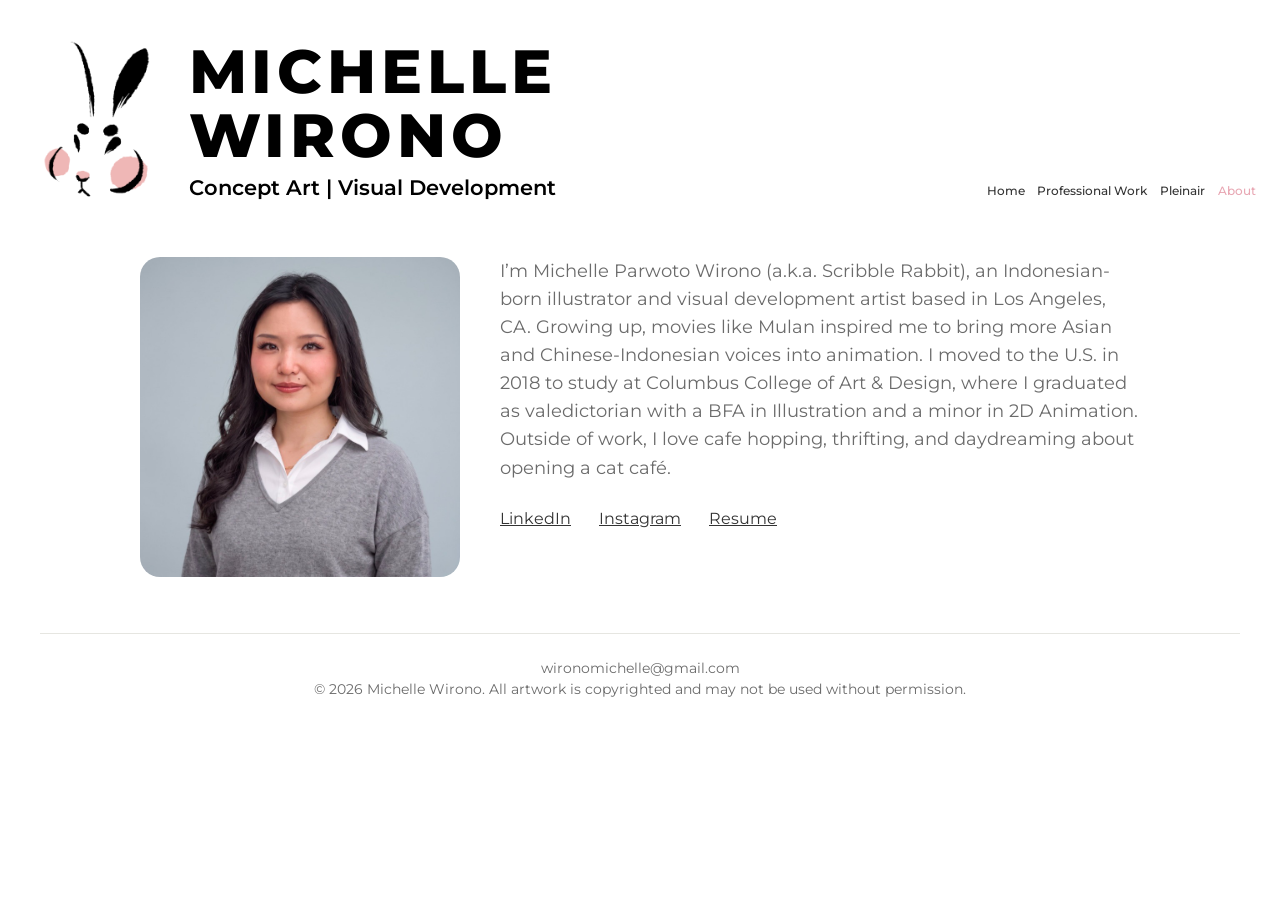
<file: about.html>
<!DOCTYPE html>
<html lang="en">
<head>
  <meta charset="UTF-8">
  <meta name="viewport" content="width=device-width, initial-scale=1.0">
  <title>About | Michelle Wirono</title>
  <meta name="description" content="About Michelle Wirono, concept and visual development artist.">
  <link rel="icon" href="data:image/svg+xml,%3Csvg xmlns='http://www.w3.org/2000/svg' viewBox='0 0 100 100'%3E%3Ctext y='.9em' font-size='90'%3E🐰%3C/text%3E%3C/svg%3E">
  <link rel="stylesheet" href="style.css">
</head>

<body>

  <header>
    <div class="header-brand">
      <a class="header-logo" href="index.html"><img src="logo.png" alt="Michelle Wirono logo"></a>
      <div>
        <a href="index.html"><h1>Michelle<br>Wirono</h1></a>
        <p class="tagline">Concept Art | Visual Development</p>
      </div>
    </div>
    <nav>
      <ul>
        <li><a href="index.html">Home</a></li>
        <li class="nav-dropdown">
          <a href="professional-work.html">Professional Work</a>
          <ul>
            <li><a href="Media/Professional_Work/House%20Flip/">House Flip</a></li>
            <li><a href="Media/Professional_Work/Dodgeball%20Dojo/">Dodgeball Dojo</a></li>
          </ul>
        </li>
        <li><a href="pleinair.html">Pleinair</a></li>
        <li><a href="about.html" class="active">About</a></li>
      </ul>
    </nav>
  </header>

  <!-- ============================================================
       ABOUT PAGE
       Edit the bio text below. Replace YOUR_INSTAGRAM_NAME with your
       Instagram handle. To add another link (ArtStation, etc.), copy
       one <li>...</li> line and change the address and label.
       ============================================================ -->
  <main>
    <div class="about-layout">
      <img class="about-image" src="Media/About/MichelleWirono_Headshot.jpg" alt="Portrait of Michelle Wirono">
      <div class="about-copy">
        <p class="about-text">
          I’m Michelle Parwoto Wirono (a.k.a. Scribble Rabbit), an Indonesian-born illustrator and visual development artist based in Los Angeles, CA. Growing up, movies like Mulan inspired me to bring more Asian and Chinese-Indonesian voices into animation.

          I moved to the U.S. in 2018 to study at Columbus College of Art & Design, where I graduated as valedictorian with a BFA in Illustration and a minor in 2D Animation.

          Outside of work, I love cafe hopping, thrifting, and daydreaming about opening a cat café.
        </p>
        <ul class="links">
          <li><a href="https://www.linkedin.com/in/michellewirono/" target="_blank" rel="noopener">LinkedIn</a></li>
          <li><a href="https://www.instagram.com/scribblerabbit/" target="_blank" rel="noopener">Instagram</a></li>
          <li><a href="resume.pdf" target="_blank" rel="noopener">Resume</a></li>
        </ul>
      </div>
    </div>
  </main>

 <footer>
  <a href="mailto:wironomichelle@gmail.com">wironomichelle@gmail.com</a><br>
  &copy; 2026 Michelle Wirono. All artwork is copyrighted and may not be used without permission.
</footer>

  <script src="script.js"></script>
</body>
</html>
</file>
<file: style.css>
/* ===== FONT (Montserrat, free from Google Fonts) ===== */
@import url("https://fonts.googleapis.com/css2?family=Montserrat:wght@400;500;600;800&display=swap");

/* ===== COLORS: change these to restyle the whole site ===== */
:root {
  --bg: #ffffff;
  --text: #000000;
  --nav: #333333;
  --muted: #6b6b6b;
  --accent: #e8a7b3;      /* pink for the active/hover menu item */
  --line: #e6e6e1;
}

* { box-sizing: border-box; margin: 0; padding: 0; }

body {
  background: var(--bg);
  color: var(--text);
  font-family: "Montserrat", "Helvetica Neue", Arial, sans-serif;
  line-height: 1.6;
}

a { color: inherit; text-decoration: none; }

/* ===== HEADER (name + tagline on the left, menu on the right) ===== */
header {
  max-width: 1600px;
  margin: 0 auto;
  padding: 40px 16px 24px;
  display: flex;
  flex-wrap: nowrap;
  justify-content: space-between;
  align-items: flex-end;
  gap: 12px;
}
.header-brand {
  --header-title-size: clamp(2.6rem, 5vw, 3.8rem);
  --header-tagline-size: clamp(1rem, 2.4vw, 1.3rem);
  --header-brand-height: calc(var(--header-title-size) * 2.1 + var(--header-tagline-size) * 1.2 + 8px);
  display: flex;
  align-items: stretch;
  gap: 12px;
}
.header-logo {
  display: flex;
  flex: 0 0 var(--header-brand-height);
  width: var(--header-brand-height);
  height: var(--header-brand-height);
}
.header-logo img {
  display: block;
  width: 100%;
  height: 100%;
  object-fit: contain;
}
header h1 {
  font-size: var(--header-title-size);
  font-weight: 800;
  letter-spacing: 0.08em;
  line-height: 1.05;
  text-transform: uppercase;
}
header .tagline {
  margin-top: 8px;
  font-size: var(--header-tagline-size);
  font-weight: 600;
  line-height: 1.2;
  white-space: nowrap;
}

/* ===== MENU ===== */
header nav {
  align-self: flex-end;
  margin-left: auto;
  margin-right: 8px;
}
header nav > ul {
  list-style: none;
  display: flex;
  flex-wrap: nowrap;
  justify-content: flex-end;
  gap: 12px clamp(8px, 1vw, 20px);
}
header nav > ul > li { position: relative; }
header nav a {
  display: block;
  font-size: clamp(0.72rem, 0.95vw, 1.05rem);
  font-weight: 500;
  color: var(--nav);
  transition: color 0.2s;
}
header nav a:hover,
header nav a.active,
header nav a:focus-visible { color: var(--accent); }
header nav .nav-dropdown > ul {
  display: none;
  list-style: none;
  position: absolute;
  top: 100%;
  right: 0;
  z-index: 20;
  min-width: 190px;
  padding: 0;
  flex-direction: column;
  gap: 0;
  background: var(--bg);
  border: 1px solid var(--line);
  border-radius: 8px;
  box-shadow: 0 8px 20px rgba(0, 0, 0, 0.12);
}
header nav .nav-dropdown:hover > ul,
header nav .nav-dropdown:focus-within > ul { display: flex; }
header nav .nav-dropdown > ul a { padding: 8px 14px; }

@media (max-width: 1120px) {
  header { flex-wrap: wrap; }
  .header-brand {
    flex: 1 0 100%;
    justify-content: center;
  }
  header nav {
    flex: 1 0 100%;
    margin: 0;
  }
  header nav > ul {
    justify-content: center;
    gap: clamp(4px, 1.3vw, 12px);
  }
  header nav > ul > li > a {
    font-size: clamp(0.55rem, 1.4vw, 0.95rem);
    white-space: nowrap;
  }
}

@media (max-width: 600px) {
  .header-brand {
    --header-title-size: clamp(1.6rem, 7vw, 2.2rem);
    width: 100%;
    flex-direction: column;
    align-items: center;
    gap: 8px;
  }
  .header-logo {
    flex: 0 0 clamp(64px, 18vw, 80px);
    width: clamp(64px, 18vw, 80px);
    height: clamp(64px, 18vw, 80px);
  }
  .header-brand > div {
    text-align: center;
  }
  header .tagline {
    margin-top: 8px;
    font-size: clamp(0.6rem, 3vw, 0.75rem);
    white-space: nowrap;
  }
}

/* ===== PAGE CONTENT ===== */
main {
  max-width: 1600px;
  margin: 0 auto;
  padding: 32px 24px 8px;
}
main h2 {
  font-size: 1.1rem;
  font-weight: 600;
  letter-spacing: 0.15em;
  text-transform: uppercase;
  padding-bottom: 12px;
  margin-bottom: 20px;
  border-bottom: 1px solid var(--line);
}
.visually-hidden {
  position: absolute;
  width: 1px;
  height: 1px;
  padding: 0;
  margin: -1px;
  overflow: hidden;
  clip: rect(0, 0, 0, 0);
  white-space: nowrap;
  border: 0;
}
.dodgeball-intro {
  position: relative;
  isolation: isolate;
  display: grid;
  grid-template-columns: repeat(2, minmax(0, 1fr));
  align-items: center;
  gap: clamp(32px, 7vw, 112px);
  margin-bottom: 40px;
  padding: clamp(28px, 5vw, 72px);
}
.dodgeball-intro::before {
  content: "";
  position: absolute;
  z-index: -1;
  inset: 0 auto 0 50%;
  width: 100vw;
  transform: translateX(-50%);
  background: #f0ff66;
}
.house-flip-intro::before {
  background: #87ceeb;
}
.dodgeball-intro-logo {
  display: block;
  width: 100%;
  height: auto;
}
.dodgeball-intro-copy {
  font-size: clamp(0.9rem, 1.15vw, 1.05rem);
  line-height: 1.9;
}
.dodgeball-art-direction {
  margin-top: 32px;
}
@media (max-width: 700px) {
  .dodgeball-intro {
    grid-template-columns: 1fr;
    gap: 24px;
    padding: 28px 20px;
  }
  .dodgeball-intro-logo {
    max-width: 520px;
    margin: 0 auto;
  }
}
.project-nav {
  display: flex;
  flex-wrap: wrap;
  gap: 12px 28px;
  margin-bottom: 32px;
}
.project-nav a {
  color: var(--nav);
  text-decoration: underline;
  transition: color 0.2s;
}
.project-nav a:hover,
.project-nav a:focus-visible {
  color: var(--accent);
}
.project-banners {
  display: grid;
  grid-template-columns: repeat(2, minmax(0, 1fr));
  gap: 20px;
}
.project-banners section {
  scroll-margin-top: 24px;
}
.project-banner-link {
  display: block;
  overflow: hidden;
  border-radius: 20px;
}
.project-banners.reveal-ready section {
  opacity: 0;
  transform: translateY(10px) scale(0.97);
  transition: opacity 0.4s ease, transform 0.4s cubic-bezier(0.2, 0.7, 0.3, 1);
  will-change: opacity, transform;
}
.project-banners.reveal-ready section.is-visible {
  opacity: 1;
  transform: translateY(0) scale(1);
}
.project-banners.reveal-ready section.is-load-error {
  opacity: 1;
  transform: none;
  transition: none;
}
.project-banners.reveal-ready section:nth-child(2) { transition-delay: 0.07s; }
.project-banner {
  display: block;
  width: 100%;
  height: auto;
  transition: transform 0.4s ease, opacity 0.3s ease;
}
.project-banner-link:hover .project-banner,
.project-banner-link:focus-visible .project-banner {
  transform: scale(1.04);
  opacity: 0.92;
}
@media (max-width: 600px) {
  .project-banners { grid-template-columns: 1fr; }
}

/* ===== GALLERY GRID (1 column on phones, more on bigger screens) ===== */
.gallery {
  display: grid;
  grid-template-columns: repeat(2, 1fr);
  gap: 20px;
}
.homepage-gallery { grid-template-columns: repeat(3, 1fr); }
.pleinair-gallery { grid-template-columns: repeat(3, 1fr); }
.pleinair-gallery figure { aspect-ratio: 1; }
.homepage-section + .homepage-section { margin-top: 40px; }
.illustration-carousel {
  position: relative;
  margin-top: 0;
}
.illustration-gallery {
  display: flex;
  gap: 20px;
  overflow-x: auto;
  scrollbar-width: none;
  scroll-snap-type: x mandatory;
  overscroll-behavior-x: contain;
}
.illustration-gallery::-webkit-scrollbar { display: none; }
.illustration-gallery figure {
  position: relative;
  flex: 0 0 calc((100% - 40px) / 3);
  aspect-ratio: 1;
  overflow: hidden;
  border-radius: 20px;
  scroll-snap-align: start;
}
.illustration-gallery img {
  position: absolute;
  inset: 0;
  border-radius: inherit;
}
.illustration-carousel-controls {
  display: flex;
  position: absolute;
  z-index: 1;
  inset: 50% 12px auto;
  justify-content: space-between;
  transform: translateY(-50%);
  pointer-events: none;
}
.illustration-carousel-controls button {
  width: 44px;
  height: 44px;
  border: 1px solid var(--line);
  border-radius: 50%;
  background: var(--bg);
  color: var(--text);
  font: inherit;
  font-size: 1.25rem;
  cursor: pointer;
  pointer-events: auto;
}
.illustration-carousel-controls button:hover:not(:disabled) { background: var(--accent); }
.illustration-carousel-controls button:disabled { opacity: 0.4; cursor: default; }
.illustration-carousel-controls button:focus-visible,
.illustration-gallery:focus-visible { outline: 2px solid var(--accent); outline-offset: 3px; }

/* On small phones, show 1 image per row so they aren't tiny. Delete this block to keep 2 columns on phones too. */
@media (max-width: 600px) {
  .gallery { grid-template-columns: 1fr; }
}
.gallery figure {
  overflow: hidden;
  border-radius: 20px;
  background: #eee;
  cursor: zoom-in;
}
.gallery.reveal-ready figure {
  opacity: 0;
  transform: translateY(10px) scale(0.97);
  transition: opacity 0.25s ease, transform 0.25s cubic-bezier(0.2, 0.7, 0.3, 1);
  will-change: opacity, transform;
}
.gallery.reveal-ready figure.is-visible {
  opacity: 1;
  transform: translateY(0) scale(1);
}
.gallery.reveal-ready figure.is-load-error {
  opacity: 1;
  transform: none;
  transition: none;
}
.gallery.reveal-ready figure:nth-child(2) { transition-delay: 0.04s; }
.gallery.reveal-ready figure:nth-child(3) { transition-delay: 0.08s; }
.gallery.reveal-ready figure:nth-child(4) { transition-delay: 0.12s; }
.gallery.reveal-ready figure:nth-child(5) { transition-delay: 0.16s; }
.gallery.reveal-ready figure:nth-child(6) { transition-delay: 0.20s; }
.gallery.reveal-ready figure:nth-child(7) { transition-delay: 0.24s; }
.gallery.reveal-ready figure:nth-child(8) { transition-delay: 0.28s; }
.gallery img {
  display: block;
  width: 100%;
  height: 100%;
  aspect-ratio: 16 / 9;
  object-fit: cover;
  transition: transform 0.4s ease, opacity 0.3s ease;
}
.gallery figure:hover img { transform: scale(1.04); opacity: 0.92; }

@media (prefers-reduced-motion: reduce) {
  .gallery.reveal-ready figure,
  .project-banners.reveal-ready section {
    transform: none;
    transition: none;
  }
}

/* ===== FULL-SCREEN IMAGE VIEWER ===== */
.lightbox {
  display: none;
  position: fixed;
  inset: 0;
  background: rgba(10, 10, 10, 0.92);
  align-items: center;
  justify-content: center;
  padding: 24px;
  z-index: 10;
  cursor: zoom-out;
}
.lightbox.open { display: flex; }
.lightbox img { max-width: 100%; max-height: 100%; border-radius: 4px; }

/* ===== ABOUT PAGE TEXT ===== */
.about-layout {
  display: flex;
  align-items: flex-start;
  justify-content: center;
  max-width: 1000px;
  margin: 0 auto;
  gap: 40px;
}
.about-image {
  display: block;
  flex: 0 0 320px;
  width: 320px;
  aspect-ratio: 1;
  object-fit: cover;
  border-radius: 20px;
  animation: about-image-fade-in 0.3s ease-out both;
}
@keyframes about-image-fade-in {
  from { opacity: 0; }
  to { opacity: 1; }
}
.about-copy {
  max-width: 640px;
}
.about-text {
  max-width: 640px;
  font-size: 1.1rem;
  color: var(--muted);
}

@media (max-width: 760px) {
  .about-layout { flex-direction: column; gap: 24px; }
  .about-image { flex: 0 0 auto; width: min(100%, 320px); }
}

@media (prefers-reduced-motion: reduce) {
  .about-image { animation: none; }
}

/* ===== LINKS (Instagram / Email) ===== */
.links {
  list-style: none;
  display: flex;
  flex-wrap: wrap;
  gap: 12px 28px;
  margin-top: 24px;
}
.links a {
  color: var(--nav);
  text-decoration: underline;
  transition: color 0.2s;
}
.links a:hover { color: var(--accent); }
.links a:focus-visible {
  outline: 2px solid var(--accent);
  outline-offset: 3px;
}

/* ===== FOOTER ===== */
footer {
  max-width: 1200px;
  margin: 48px auto 0;
  text-align: center;
  color: var(--muted);
  font-size: 0.85rem;
  padding: 24px 24px 48px;
  border-top: 1px solid var(--line);
}
footer a { transition: color 0.2s; }
footer a:hover { color: var(--accent); }
</file>
